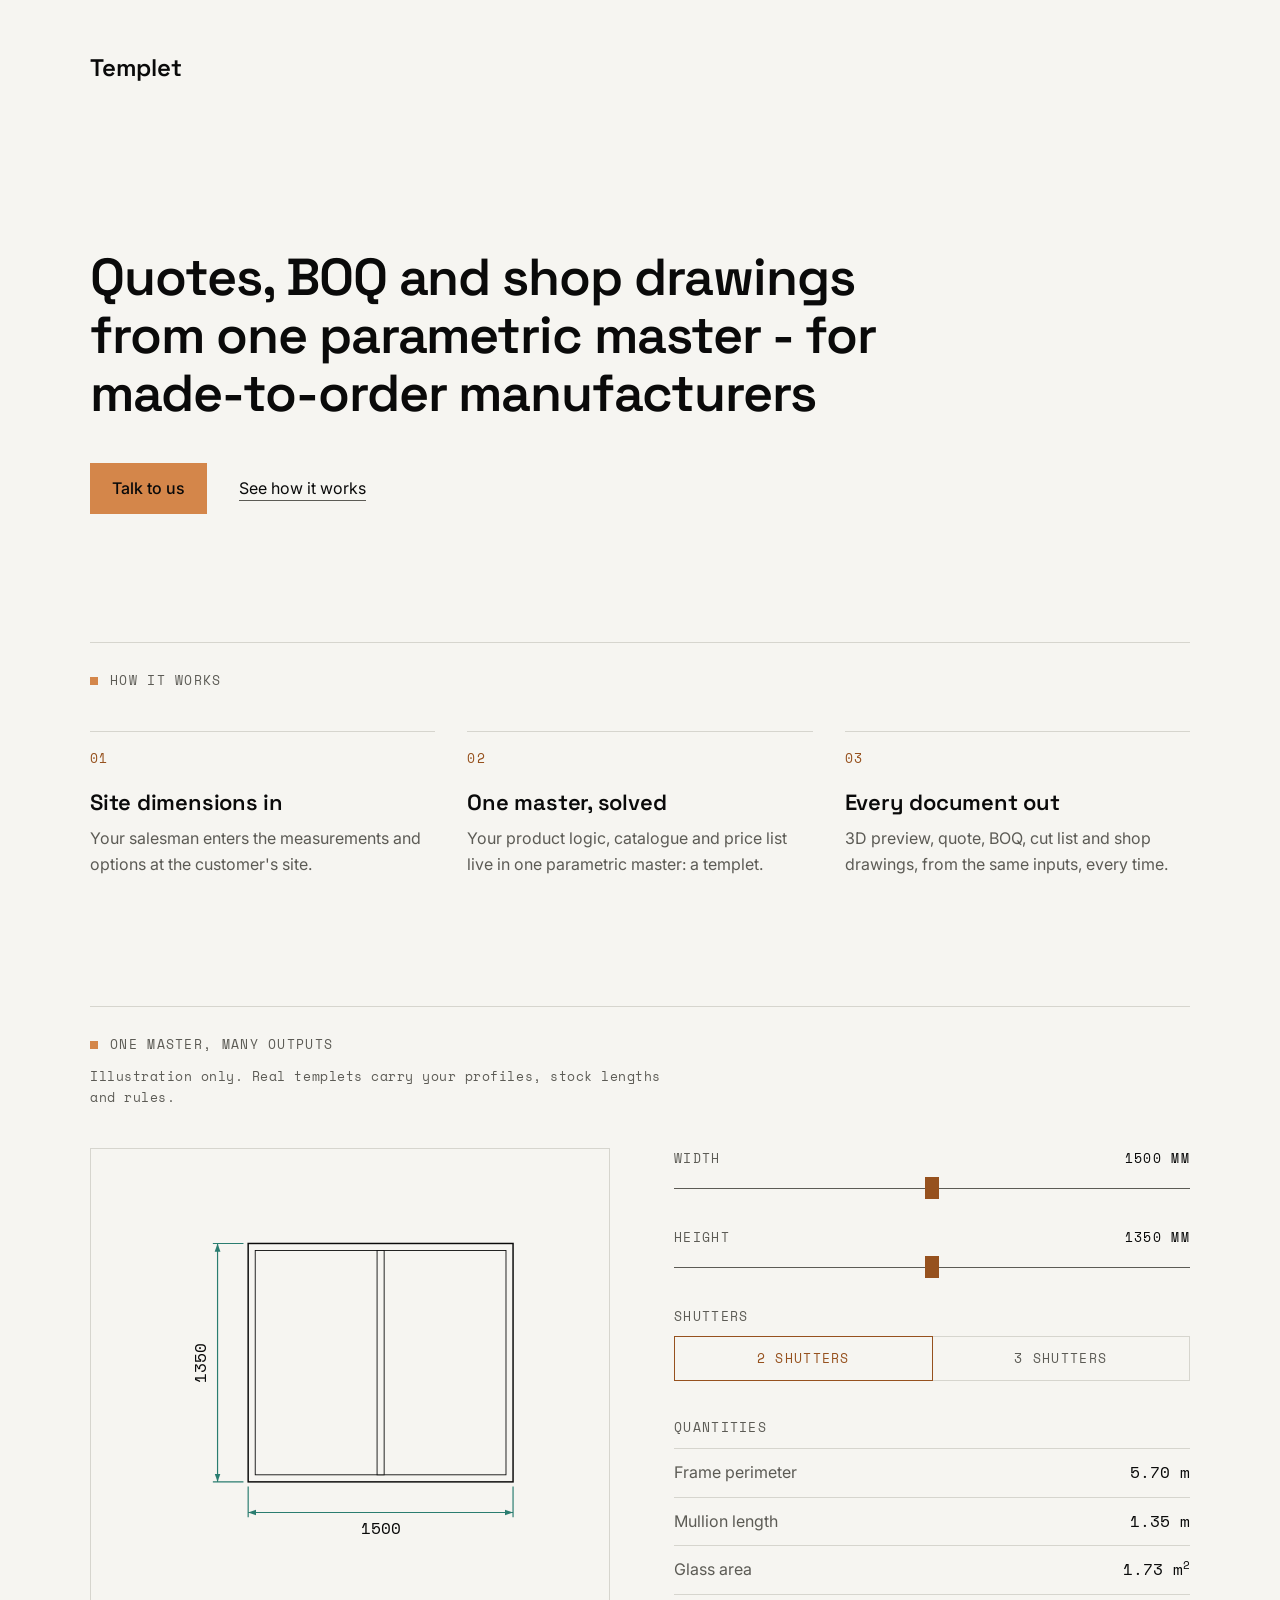
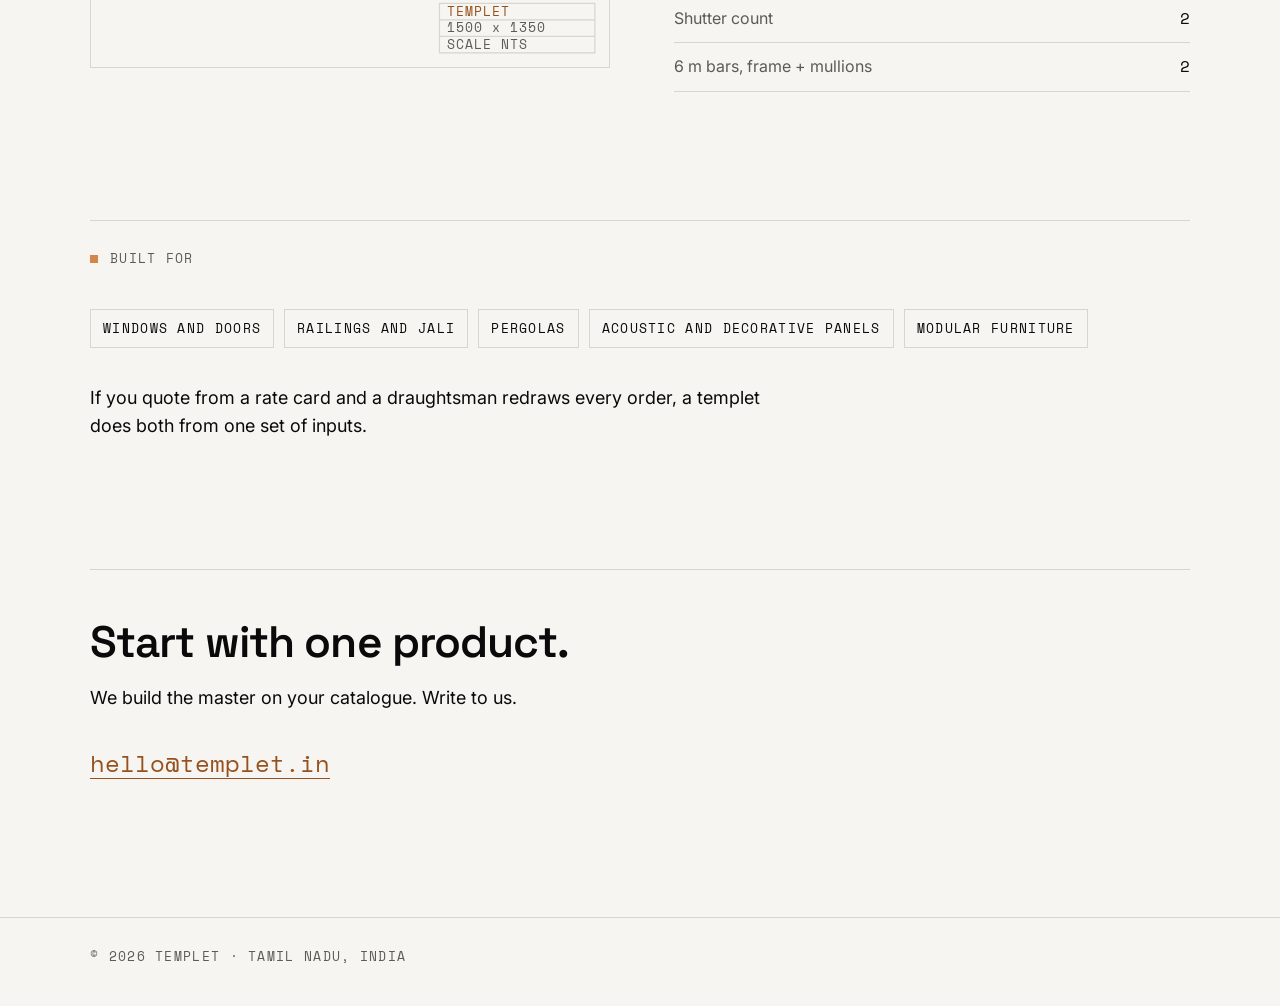
<file: index.html>
<!doctype html>
<html lang="en">
<head>
<meta charset="utf-8">
<meta name="viewport" content="width=device-width, initial-scale=1">
<title>Templet - quotes, BOQ and shop drawings for manufacturers</title>
<meta name="description" content="Quotes, BOQ and shop drawings from one parametric master - for made-to-order manufacturers">
<link rel="canonical" href="https://templet.in/">
<meta name="theme-color" content="#F6F5F1">
<meta name="color-scheme" content="light">

<meta property="og:type" content="website">
<meta property="og:site_name" content="Templet">
<meta property="og:url" content="https://templet.in/">
<meta property="og:title" content="Templet - quotes, BOQ and shop drawings for manufacturers">
<meta property="og:description" content="Quotes, BOQ and shop drawings from one parametric master - for made-to-order manufacturers">
<meta property="og:image" content="https://templet.in/og.png">
<meta property="og:image:width" content="1200">
<meta property="og:image:height" content="630">
<meta property="og:image:alt" content="Templet - Quotes, BOQ and shop drawings from one parametric master - for made-to-order manufacturers">
<meta name="twitter:card" content="summary_large_image">
<meta name="twitter:title" content="Templet - quotes, BOQ and shop drawings for manufacturers">
<meta name="twitter:description" content="Quotes, BOQ and shop drawings from one parametric master - for made-to-order manufacturers">
<meta name="twitter:image" content="https://templet.in/og.png">

<link rel="icon" href="favicon.svg" type="image/svg+xml">
<link rel="preconnect" href="https://fonts.googleapis.com">
<link rel="preconnect" href="https://fonts.gstatic.com" crossorigin>
<link href="https://fonts.googleapis.com/css2?family=Inter:wght@400;500&family=Space+Grotesk:wght@600&family=Space+Mono&display=swap" rel="stylesheet">
<link rel="stylesheet" href="styles.css">
<script src="main.js" defer></script>
</head>
<body>
<a class="skip" href="#main">Skip to content</a>

<main id="main">

  <header class="hero wrap">
    <p class="wordmark">Templet</p>
    <h1>Quotes, BOQ and shop drawings from one parametric <span class="nw">master -</span> for <span class="nw">made-to-order</span> manufacturers</h1>
    <p class="actions">
      <a class="btn" href="mailto:hello@templet.in">Talk to us</a>
      <a class="link" href="#how">See how it works</a>
    </p>
  </header>

  <section class="wrap" id="how" aria-labelledby="how-label">
    <h2 class="label" id="how-label">How it works</h2>
    <ol class="steps">
      <li>
        <span class="num">01</span>
        <h3>Site dimensions in</h3>
        <p>Your salesman enters the measurements and options at the customer's site.</p>
      </li>
      <li>
        <span class="num">02</span>
        <h3>One master, solved</h3>
        <p>Your product logic, catalogue and price list live in one parametric master: a templet.</p>
      </li>
      <li>
        <span class="num">03</span>
        <h3>Every document out</h3>
        <p>3D preview, quote, BOQ, cut list and shop drawings, from the same inputs, every time.</p>
      </li>
    </ol>
  </section>

  <section class="wrap" id="demo" aria-labelledby="demo-label">
    <h2 class="label" id="demo-label">One master, many outputs</h2>
    <p class="caption">Illustration only. Real templets carry your profiles, stock lengths and rules.</p>

    <div class="demo">
      <div class="sheet">
        <svg id="elev" viewBox="0 0 440 440" role="img" aria-labelledby="elev-title elev-desc">
          <title id="elev-title">Window elevation</title>
          <desc id="elev-desc">Elevation of a window frame 1500 mm wide and 1350 mm high with 2 shutters.</desc>
          <defs>
            <marker id="arrow" viewBox="0 0 10 10" refX="10" refY="5" markerWidth="7" markerHeight="7" orient="auto-start-reverse">
              <path d="M0 1.5 10 5 0 8.5z"/>
            </marker>
          </defs>
          <g class="frame">
            <rect id="f-out" x="133.5" y="80.25" width="225" height="202.5"/>
            <rect id="f-in" x="139.5" y="86.25" width="213" height="190.5"/>
            <rect id="m1" x="243" y="86.25" width="6" height="190.5"/>
            <rect id="m2" x="243" y="86.25" width="6" height="190.5" hidden/>
          </g>
          <g class="dim">
            <path id="ext" d="M133.5 286.75V312.75M358.5 286.75V312.75M129.5 80.25H103.5M129.5 282.75H103.5"/>
            <line id="dim-w" class="arrowed" x1="133.5" y1="308.75" x2="358.5" y2="308.75"/>
            <line id="dim-h" class="arrowed" x1="107.5" y1="80.25" x2="107.5" y2="282.75"/>
            <text id="txt-w" x="246" y="326.75">1500</text>
            <text id="txt-h" x="97.5" y="181.5" transform="rotate(-90 97.5 181.5)">1350</text>
          </g>
          <g class="tb">
            <path d="M296 386h132v42H296zM296 400h132M296 414h132"/>
            <text class="tb-name" x="302" y="396.5">TEMPLET</text>
            <text id="tb-size" x="302" y="410.5">1500 x 1350</text>
            <text x="302" y="424.5">SCALE NTS</text>
          </g>
        </svg>
      </div>

      <div class="panel">
        <form class="controls" id="controls" aria-label="Window inputs">
          <div class="field">
            <label for="w">Width</label>
            <output id="w-out" for="w">1500 mm</output>
            <input type="range" id="w" min="600" max="2400" step="50" value="1500" aria-valuetext="1500 mm">
          </div>
          <div class="field">
            <label for="h">Height</label>
            <output id="h-out" for="h">1350 mm</output>
            <input type="range" id="h" min="600" max="2100" step="50" value="1350" aria-valuetext="1350 mm">
          </div>
          <fieldset class="seg">
            <legend>Shutters</legend>
            <label><input type="radio" name="n" value="2" checked><span>2 shutters</span></label>
            <label><input type="radio" name="n" value="3"><span>3 shutters</span></label>
          </fieldset>
        </form>

        <table class="qty">
          <caption>Quantities</caption>
          <tbody>
            <tr><th scope="row">Frame perimeter</th><td><span id="q-per">5.70</span> m</td></tr>
            <tr><th scope="row">Mullion length</th><td><span id="q-mul">1.35</span> m</td></tr>
            <tr><th scope="row">Glass area</th><td><span id="q-gls">1.73</span> m<sup>2</sup></td></tr>
            <tr><th scope="row">Shutter count</th><td><span id="q-sht">2</span></td></tr>
            <tr><th scope="row">6 m bars, frame + mullions</th><td><span id="q-bar">2</span></td></tr>
          </tbody>
        </table>
      </div>
    </div>
  </section>

  <section class="wrap" aria-labelledby="for-label">
    <h2 class="label" id="for-label">Built for</h2>
    <ul class="tags">
      <li>Windows and doors</li>
      <li>Railings and jali</li>
      <li>Pergolas</li>
      <li>Acoustic and decorative panels</li>
      <li>Modular furniture</li>
    </ul>
    <p class="lede">If you quote from a rate card and a draughtsman redraws every order, a templet does both from one set of inputs.</p>
  </section>

  <section class="wrap contact" aria-labelledby="contact-h">
    <h2 class="big" id="contact-h">Start with one product.</h2>
    <p class="lede">We build the master on your catalogue. Write to us.</p>
    <p><a class="email" href="mailto:hello@templet.in">hello@templet.in</a></p>
  </section>

</main>

<footer class="wrap foot">
  <p>&copy; 2026 Templet &middot; Tamil Nadu, India</p>
</footer>
</body>
</html>
</file>
<file: styles.css>
/* Palette and type tokens - swap here. */
:root {
  --surface: #F6F5F1;
  --raised: #ECEBE5;
  --text: #0A0A0A;
  --muted: #5C5B55;
  --line: #D6D5CE;
  --accent: #D4864A;       /* fills only - too light for text on this surface */
  --accent-hover: #E2A063;
  --accent-ink: #96511E;   /* amber for text, thin lines and focus rings */
  --on-accent: #0A0A0A;
  --teal: #2A7D70;

  --font-head: "Space Grotesk", system-ui, sans-serif;
  --font-body: "Inter", system-ui, sans-serif;
  --font-mono: "Space Mono", ui-monospace, Consolas, monospace;

  --max: 1100px;
  --gutter: 16px;
  --gap: clamp(64px, 10vw, 128px);
}

*, *::before, *::after { box-sizing: border-box; }

html {
  background: var(--surface);
  color-scheme: light;
  scroll-behavior: smooth;
  -webkit-text-size-adjust: 100%;
}

body {
  margin: 0;
  background: var(--surface);
  color: var(--text);
  font: 400 1rem/1.6 var(--font-body);
  overflow-wrap: break-word;
}

h1, h2, h3, p, ol, ul, fieldset, table { margin: 0; padding: 0; }
ol, ul { list-style: none; }
a { color: inherit; }

:focus-visible {
  outline: 2px solid var(--accent-ink);
  outline-offset: 3px;
}

.wrap {
  max-width: calc(var(--max) + 2 * var(--gutter));
  margin-inline: auto;
  padding-inline: var(--gutter);
}

.nw { white-space: nowrap; }

.skip {
  position: absolute;
  left: var(--gutter);
  top: -100px;
  padding: 8px 12px;
  background: var(--raised);
  font: 400 0.8125rem var(--font-mono);
}
.skip:focus { top: 8px; }

/* Mono labels */
.label, .caption, .num, .tags li, .foot,
.field label, .field output, .seg legend, .seg span, .qty caption {
  font-family: var(--font-mono);
  font-weight: 400;
  font-size: 0.8125rem;
  letter-spacing: 0.1em;
  text-transform: uppercase;
}

/* Hero */
.hero { padding-top: clamp(32px, 6vw, 56px); padding-bottom: var(--gap); }

.wordmark {
  font: 600 1.5rem/1 var(--font-head);
  letter-spacing: -0.01em;
  margin-bottom: clamp(72px, 14vw, 168px);
}

h1 {
  font: 600 clamp(1.75rem, 1.1rem + 3vw, 3.25rem)/1.12 var(--font-head);
  letter-spacing: -0.02em;
  max-width: 21em;
  text-wrap: balance;
}

.actions {
  display: flex;
  flex-wrap: wrap;
  align-items: center;
  gap: 16px 32px;
  margin-top: 40px;
}

.btn {
  display: inline-block;
  padding: 13px 22px;
  background: var(--accent);
  color: var(--on-accent);
  font-weight: 500;
  text-decoration: none;
}
.btn:hover { background: var(--accent-hover); }

.link {
  padding-block: 12px;
  text-decoration: underline;
  text-decoration-color: var(--muted);
  text-decoration-thickness: 1px;
  text-underline-offset: 6px;
}
.link:hover { color: var(--accent-ink); text-decoration-color: currentColor; }

/* Sections */
section { border-top: 1px solid var(--line); padding-block: 28px var(--gap); }
section.wrap { border-top: 0; position: relative; }
section.wrap::before {
  content: "";
  position: absolute;
  top: 0;
  left: var(--gutter);
  right: var(--gutter);
  border-top: 1px solid var(--line);
}

.label { color: var(--muted); margin-bottom: 40px; }
.label::before { content: ""; display: inline-block; width: 8px; height: 8px; margin-right: 12px; background: var(--accent); }

h3 { font: 600 1.375rem/1.25 var(--font-head); letter-spacing: -0.01em; }

.lede { max-width: 38em; font-size: 1.125rem; color: var(--text); }

/* Steps */
.steps { display: grid; gap: 40px; }
.steps li { border-top: 1px solid var(--line); padding-top: 16px; }
.steps .num { display: block; color: var(--accent-ink); margin-bottom: 20px; }
.steps p { color: var(--muted); margin-top: 10px; max-width: 30em; }

/* Demo */
.label:has(+ .caption) { margin-bottom: 12px; }
.caption { color: var(--muted); letter-spacing: 0.04em; text-transform: none; margin-bottom: 40px; max-width: 46em; }

.demo { display: grid; gap: 32px; align-items: start; }

.sheet { border: 1px solid var(--line); max-width: 520px; }
.sheet svg { display: block; width: 100%; height: auto; }

svg text { font-family: var(--font-mono); font-size: 14px; fill: var(--text); }
.frame rect { fill: none; stroke: var(--text); stroke-width: 1.25; }
.frame #f-in { stroke-width: 0.75; }
.frame #m1, .frame #m2 { stroke-width: 0.75; fill: var(--surface); }
.frame [hidden] { display: none; }
.dim line, .dim path { fill: none; stroke: var(--teal); stroke-width: 1; }
.dim text { text-anchor: middle; }
.arrowed { marker-start: url(#arrow); marker-end: url(#arrow); }
#arrow path { fill: var(--teal); }
.tb path { fill: none; stroke: var(--line); stroke-width: 1; }
.tb text { font-size: 11px; letter-spacing: 0.08em; fill: var(--muted); }
.tb .tb-name { fill: var(--accent-ink); }

.controls { display: grid; gap: 22px; margin-bottom: 36px; }

.field { display: grid; grid-template-columns: 1fr auto; gap: 4px 16px; align-items: baseline; }
.field label { color: var(--muted); }
.field output { color: var(--text); }
.field input { grid-column: 1 / -1; }

input[type="range"] {
  -webkit-appearance: none;
  appearance: none;
  width: 100%;
  height: 32px;
  margin: 0;
  background: transparent;
  cursor: pointer;
}
input[type="range"]::-webkit-slider-runnable-track { height: 1px; background: var(--muted); }
input[type="range"]::-moz-range-track { height: 1px; background: var(--muted); }
input[type="range"]::-webkit-slider-thumb {
  -webkit-appearance: none;
  width: 14px;
  height: 22px;
  margin-top: -11px;
  border: 0;
  border-radius: 0;
  background: var(--accent-ink);
}
input[type="range"]::-moz-range-thumb {
  width: 14px;
  height: 22px;
  border: 0;
  border-radius: 0;
  background: var(--accent-ink);
}
input[type="range"]:hover::-webkit-slider-thumb { background: var(--accent); }
input[type="range"]:hover::-moz-range-thumb { background: var(--accent); }

.seg { border: 0; display: flex; flex-wrap: wrap; }
.seg legend { color: var(--muted); margin-bottom: 10px; padding: 0; }
.seg label { flex: 1 1 0; cursor: pointer; }
.seg label + label { margin-left: -1px; }
.seg input { position: absolute; opacity: 0; pointer-events: none; }
.seg span {
  display: block;
  padding: 11px 12px;
  border: 1px solid var(--line);
  color: var(--muted);
  text-align: center;
  white-space: nowrap;
}
.seg label:hover span { color: var(--text); }
.seg input:checked + span { position: relative; border-color: var(--accent-ink); color: var(--accent-ink); }
.seg input:focus-visible + span { position: relative; outline: 2px solid var(--accent-ink); outline-offset: 3px; }

.qty { width: 100%; border-collapse: collapse; }
.qty caption { text-align: left; color: var(--muted); padding-bottom: 10px; }
.qty th, .qty td { padding: 11px 0; border-top: 1px solid var(--line); vertical-align: baseline; }
.qty tr:last-child th, .qty tr:last-child td { border-bottom: 1px solid var(--line); }
.qty th { text-align: left; font-weight: 400; color: var(--muted); padding-right: 16px; }
.qty td { text-align: right; font-family: var(--font-mono); white-space: nowrap; }
.qty sup { font-size: 0.7em; line-height: 0; }

/* Built for */
.tags { display: flex; flex-wrap: wrap; gap: 10px; margin-bottom: 36px; }
.tags li { padding: 8px 12px; border: 1px solid var(--line); color: var(--text); }

/* Contact */
.big { font: 600 clamp(1.75rem, 1.2rem + 2.4vw, 2.75rem)/1.15 var(--font-head); letter-spacing: -0.02em; margin-top: 20px; margin-bottom: 16px; }
.email {
  display: inline-block;
  margin-top: 24px;
  padding-block: 8px;
  font: 400 clamp(1.125rem, 0.9rem + 1.2vw, 1.5rem) var(--font-mono);
  color: var(--accent-ink);
  text-decoration: underline;
  text-decoration-thickness: 1px;
  text-underline-offset: 6px;
}
.email:hover { color: var(--text); }

/* Footer */
.foot { border-top: 1px solid var(--line); max-width: none; padding-block: 28px 40px; color: var(--muted); }
.foot p { max-width: var(--max); margin-inline: auto; }

/* 404 */
.lost { min-height: 100vh; min-height: 100svh; display: flex; flex-direction: column; justify-content: center; padding-block: 48px; }
.lost .wordmark { margin-bottom: 48px; }
.lost .link { display: inline-block; margin-top: 24px; }

@media (min-width: 720px) {
  .steps { grid-template-columns: repeat(3, 1fr); gap: 32px; }
}

@media (min-width: 900px) {
  .demo { grid-template-columns: minmax(0, 520px) minmax(0, 1fr); gap: clamp(32px, 5vw, 64px); }
}

@media (prefers-reduced-motion: reduce) {
  html { scroll-behavior: auto; }
}
</file>
